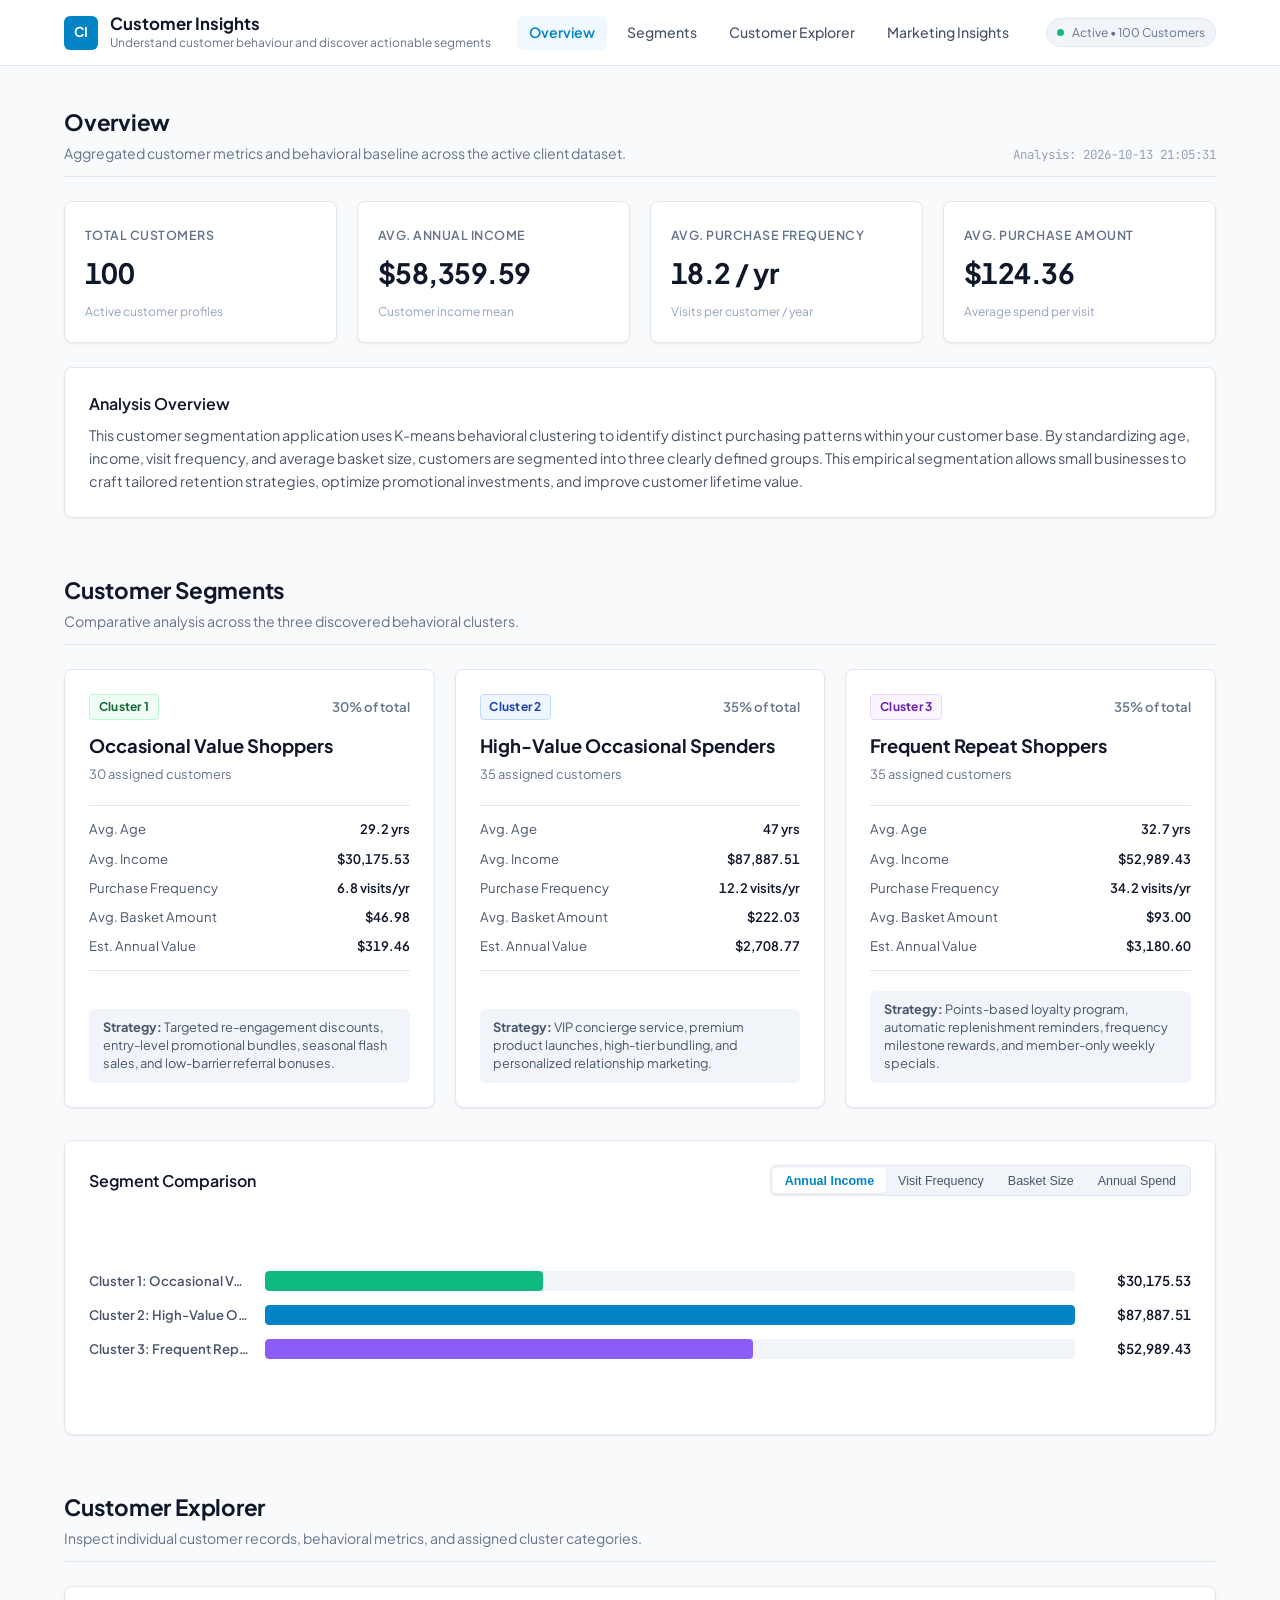
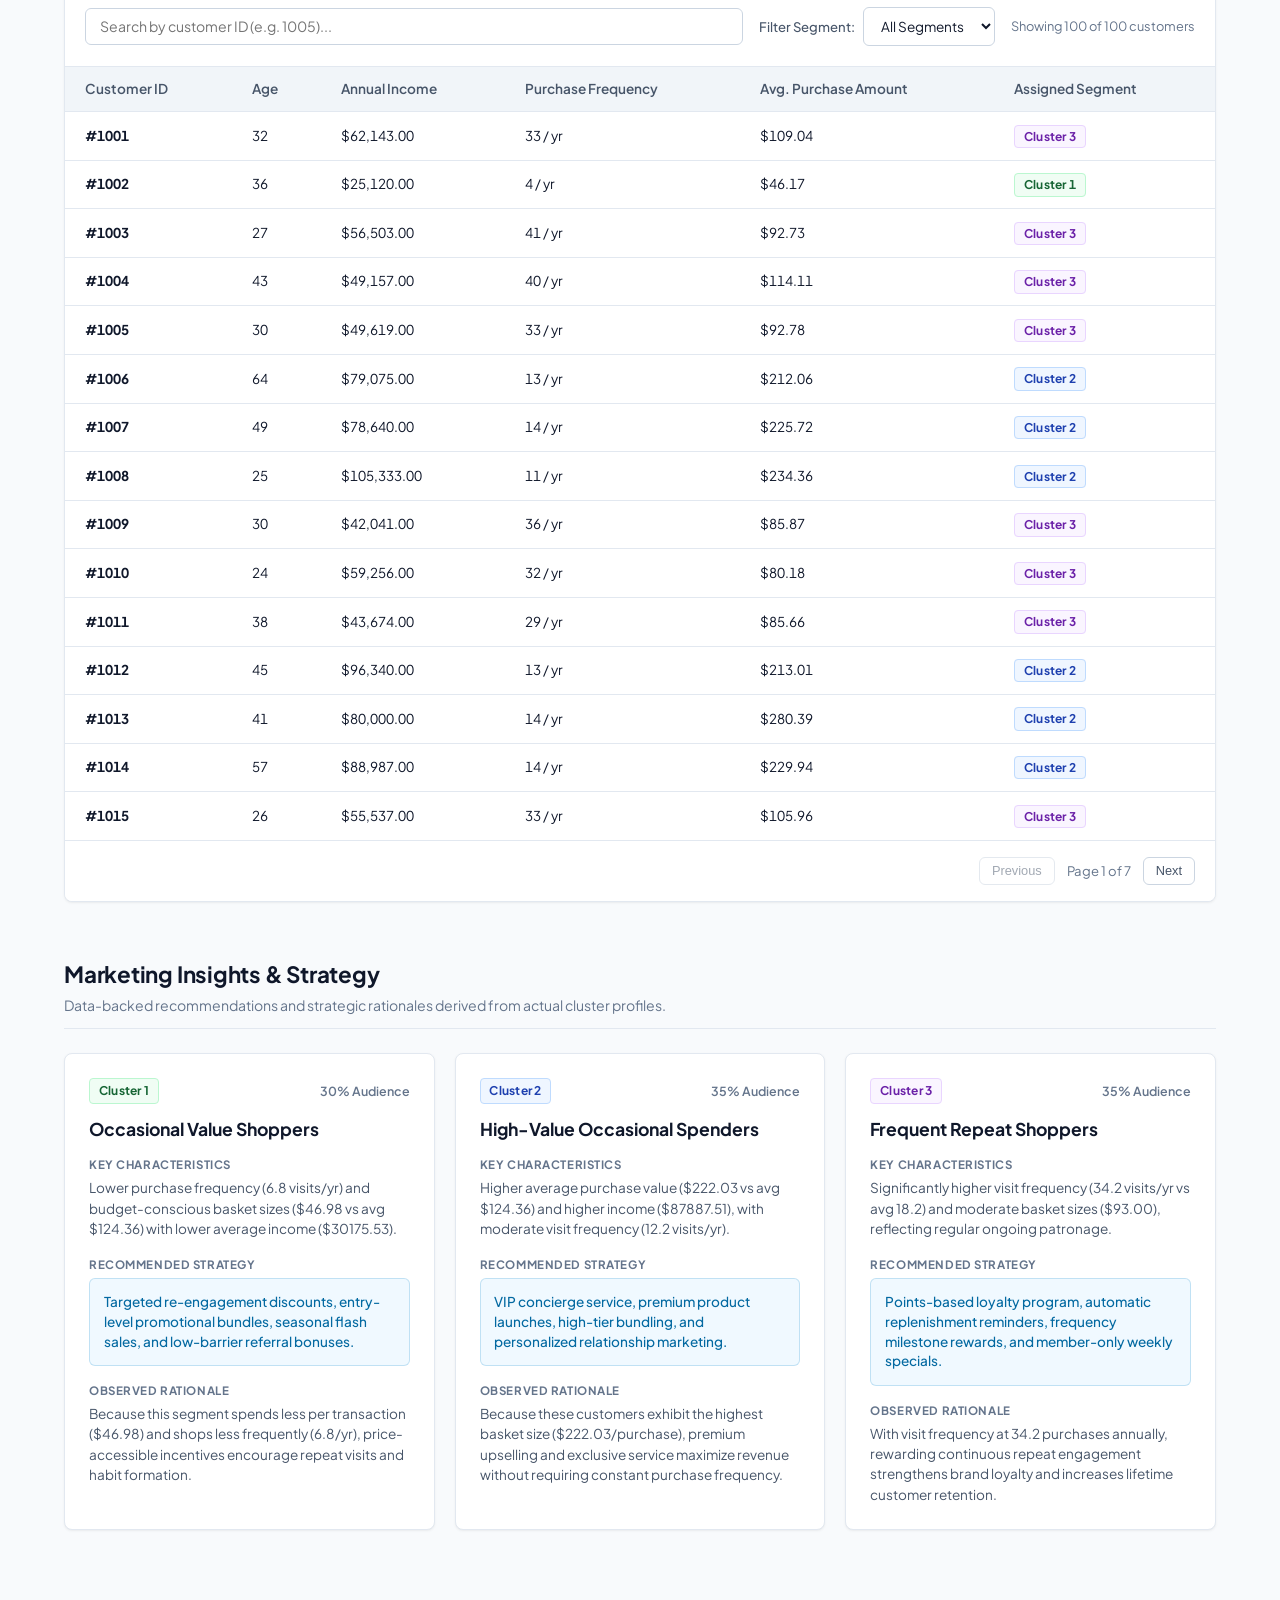
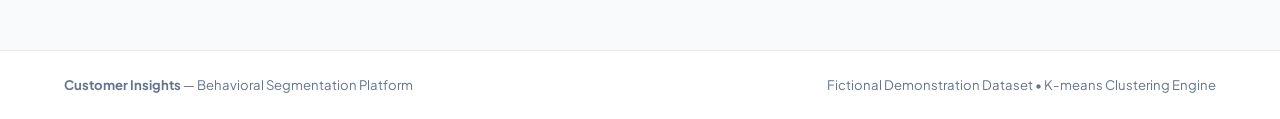
<file: index.html>
<!DOCTYPE html>
<html lang="en">
<head>
  <meta charset="UTF-8">
  <meta http-equiv="refresh" content="0; url=web/">
  <title>Customer Insights</title>
  <script>
    window.location.href = "web/";
  </script>
</head>
<body style="font-family: system-ui, sans-serif; text-align: center; padding: 3rem; background: #f8fafc; color: #475569;">
  <p>Redirecting to <a href="web/" style="color: #0284c7; font-weight: 600;">Customer Insights Dashboard</a>...</p>
</body>
</html>
</file>
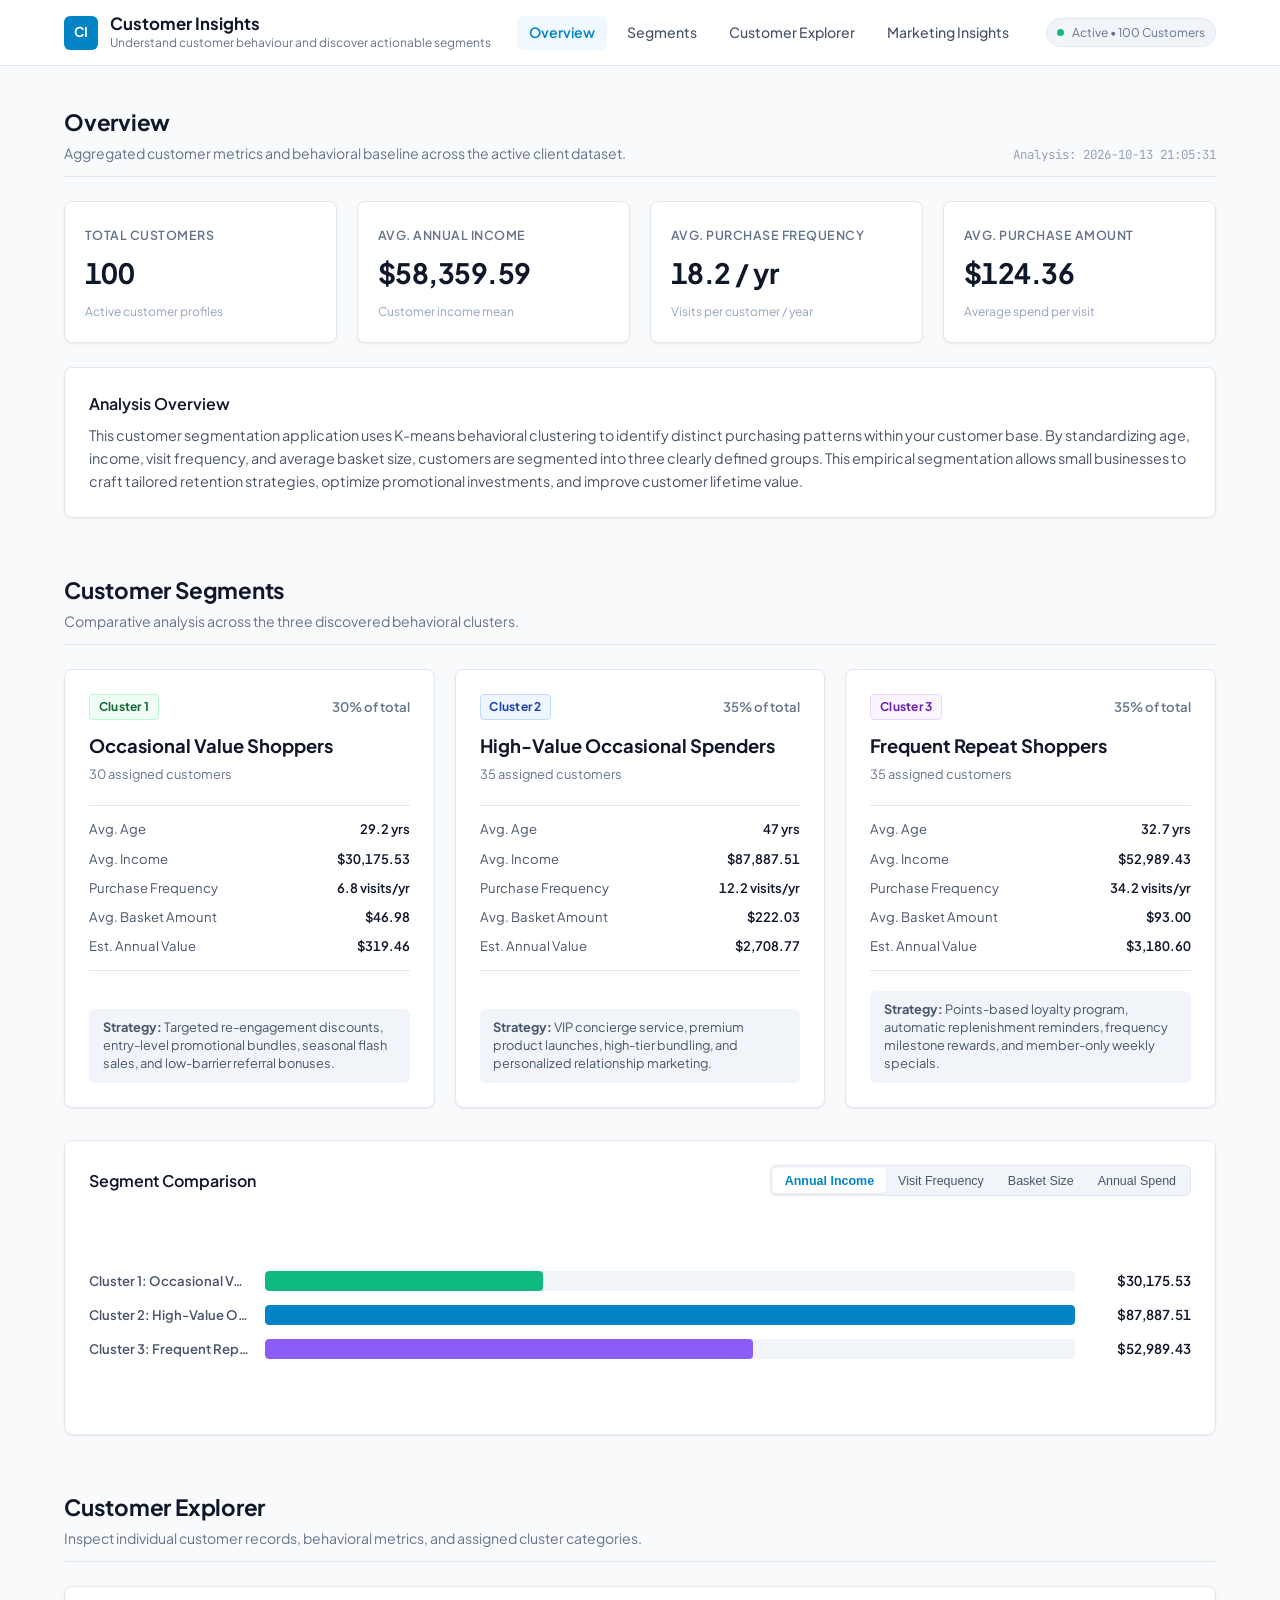
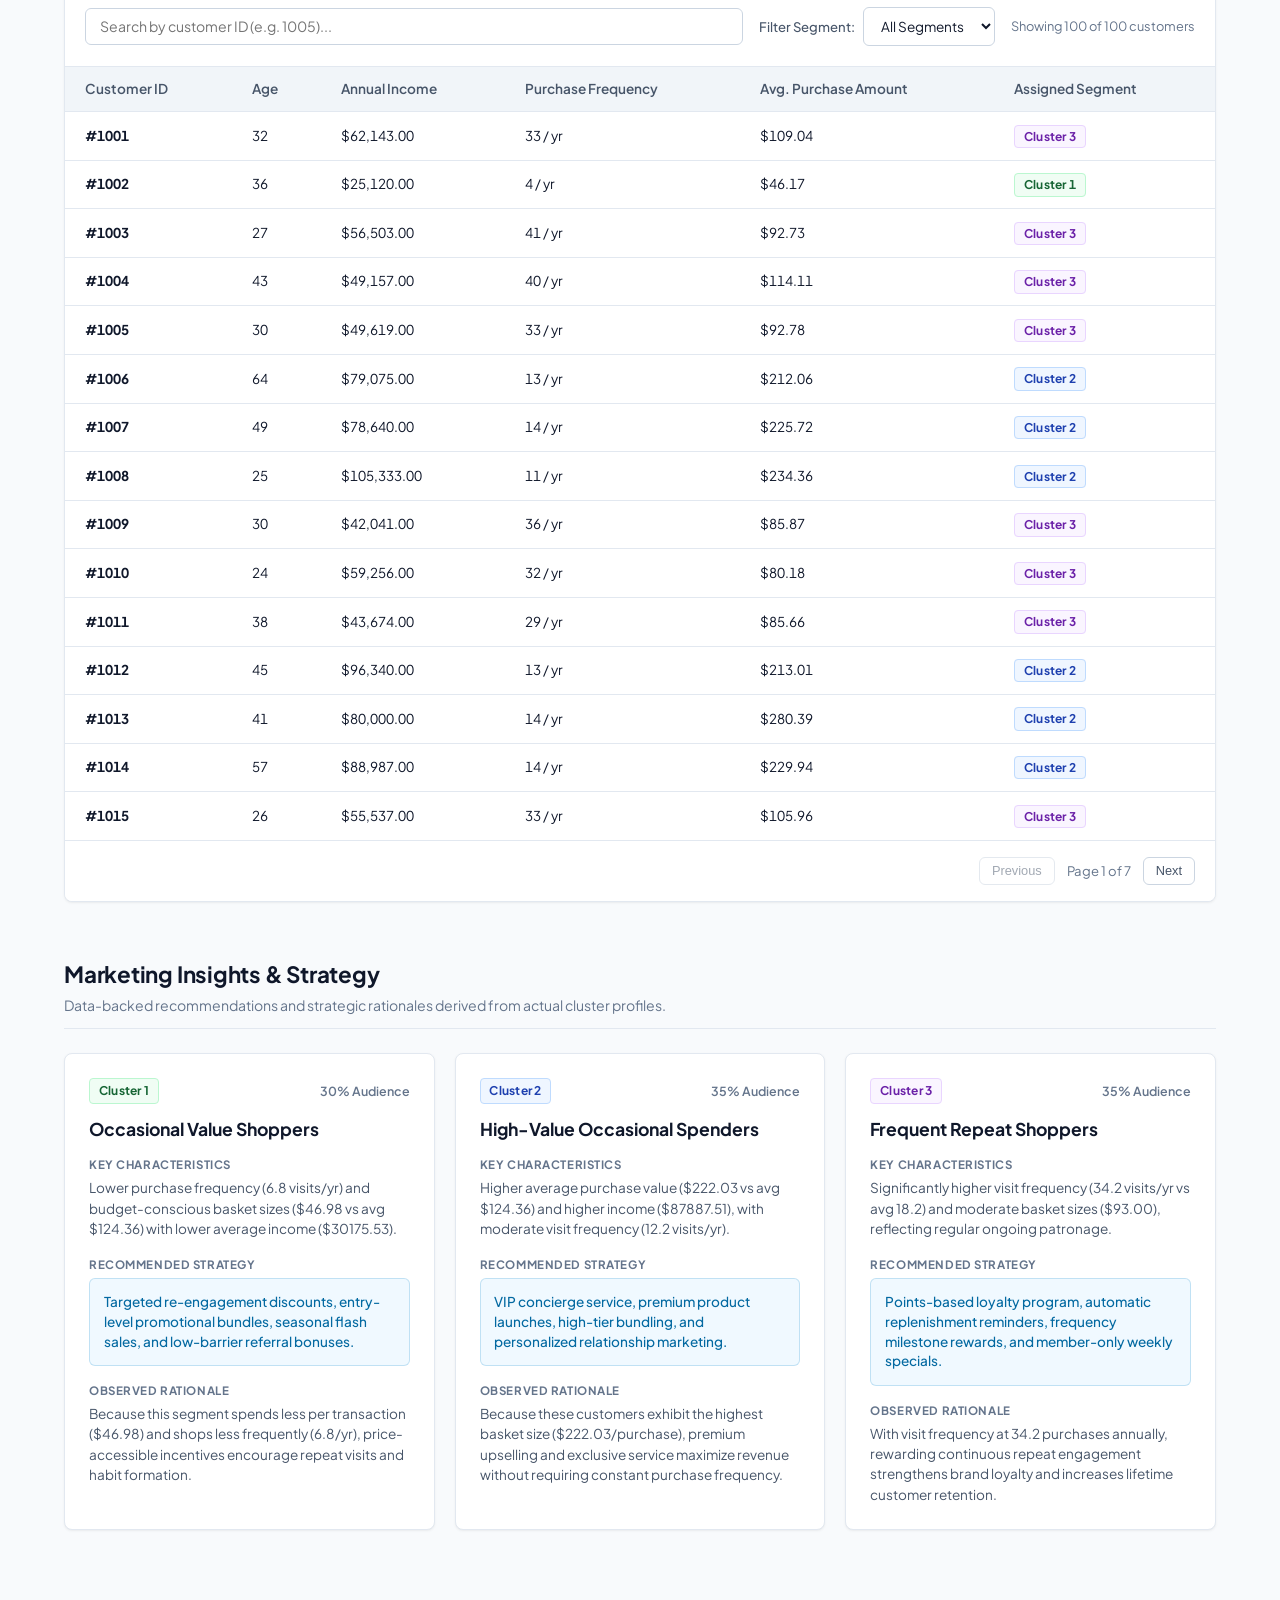
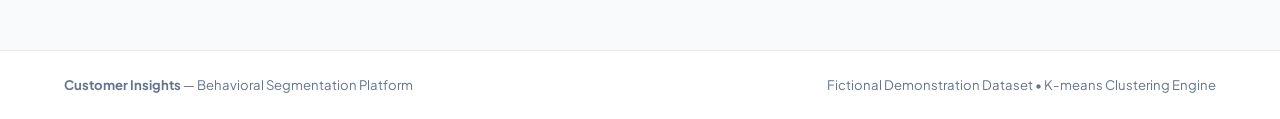
<file: web/index.html>
<!DOCTYPE html>
<html lang="en">
<head>
  <meta charset="UTF-8">
  <meta name="viewport" content="width=device-width, initial-scale=1.0">
  <meta name="description" content="Customer Insights - Behavioral customer segmentation and marketing analytics for small businesses.">
  <title>Customer Insights | Behavioral Segmentation</title>
  
  <!-- Clean, readable modern typography -->
  <link rel="preconnect" href="https://fonts.googleapis.com">
  <link rel="preconnect" href="https://fonts.gstatic.com" crossorigin>
  <link href="https://fonts.googleapis.com/css2?family=Plus+Jakarta+Sans:wght@400;500;600;700&family=JetBrains+Mono:wght@400;500&display=swap" rel="stylesheet">
  
  <link rel="stylesheet" href="style.css">
</head>
<body>
  <!-- Clean Minimal Header -->
  <header class="app-header">
    <div class="header-container">
      <div class="brand">
        <div class="brand-mark">CI</div>
        <div class="brand-text">
          <span class="brand-name">Customer Insights</span>
          <span class="brand-desc">Understand customer behaviour and discover actionable segments</span>
        </div>
      </div>
      <nav class="nav-links">
        <a href="#overview" class="nav-link active">Overview</a>
        <a href="#segments" class="nav-link">Segments</a>
        <a href="#explorer" class="nav-link">Customer Explorer</a>
        <a href="#insights" class="nav-link">Marketing Insights</a>
      </nav>
      <div class="header-status">
        <span class="status-dot"></span>
        <span class="status-label" id="data-status-label">Loading data...</span>
      </div>
    </div>
  </header>

  <main class="main-content">
    <div class="content-container">

      <!-- Notice Alert (Visible only if fetch fails) -->
      <div class="alert-box" id="error-alert" style="display: none;">
        <div class="alert-icon">i</div>
        <div class="alert-content">
          <h4 id="alert-title">Data Notice</h4>
          <p id="alert-message">
            Unable to fetch live outputs. Please ensure analysis has been generated by running <code>Rscript R/main.R</code> or serve this directory using a local web server (e.g., <code>python -m http.server 8080</code>).
          </p>
        </div>
      </div>

      <!-- Section 1: Overview -->
      <section class="section" id="overview">
        <div class="section-header">
          <div>
            <h2 class="section-title">Overview</h2>
            <p class="section-subtitle">Aggregated customer metrics and behavioral baseline across the active client dataset.</p>
          </div>
          <div class="header-timestamp" id="last-updated-text">Generated via K-means Clustering</div>
        </div>

        <div class="stats-grid">
          <div class="stat-card">
            <span class="stat-label">Total Customers</span>
            <div class="stat-value" id="stat-total-customers">-</div>
            <span class="stat-foot">Active customer profiles</span>
          </div>
          <div class="stat-card">
            <span class="stat-label">Avg. Annual Income</span>
            <div class="stat-value" id="stat-avg-income">-</div>
            <span class="stat-foot">Customer income mean</span>
          </div>
          <div class="stat-card">
            <span class="stat-label">Avg. Purchase Frequency</span>
            <div class="stat-value" id="stat-avg-freq">-</div>
            <span class="stat-foot">Visits per customer / year</span>
          </div>
          <div class="stat-card">
            <span class="stat-label">Avg. Purchase Amount</span>
            <div class="stat-value" id="stat-avg-amount">-</div>
            <span class="stat-foot">Average spend per visit</span>
          </div>
        </div>

        <div class="overview-summary-card">
          <h3 class="card-heading">Analysis Overview</h3>
          <p class="overview-text">
            This customer segmentation application uses K-means behavioral clustering to identify distinct purchasing patterns within your customer base. By standardizing age, income, visit frequency, and average basket size, customers are segmented into three clearly defined groups. This empirical segmentation allows small businesses to craft tailored retention strategies, optimize promotional investments, and improve customer lifetime value.
          </p>
        </div>
      </section>

      <!-- Section 2: Customer Segments -->
      <section class="section" id="segments">
        <div class="section-header">
          <div>
            <h2 class="section-title">Customer Segments</h2>
            <p class="section-subtitle">Comparative analysis across the three discovered behavioral clusters.</p>
          </div>
        </div>

        <div class="segments-grid" id="segments-cards-container">
          <!-- Populated dynamically by script.js -->
        </div>

        <!-- Comparative Charts -->
        <div class="chart-panel">
          <div class="panel-header">
            <h3 class="panel-title">Segment Comparison</h3>
            <div class="chart-toggle-group">
              <button type="button" class="btn-toggle active" data-metric="avg_annual_income">Annual Income</button>
              <button type="button" class="btn-toggle" data-metric="avg_purchase_frequency">Visit Frequency</button>
              <button type="button" class="btn-toggle" data-metric="avg_purchase_amount">Basket Size</button>
              <button type="button" class="btn-toggle" data-metric="est_annual_spend_per_customer">Annual Spend</button>
            </div>
          </div>
          <div class="chart-canvas-container" id="chart-bars-container">
            <!-- Dynamic clean SVG bar comparison rendered by script.js -->
          </div>
        </div>
      </section>

      <!-- Section 3: Customer Explorer -->
      <section class="section" id="explorer">
        <div class="section-header">
          <div>
            <h2 class="section-title">Customer Explorer</h2>
            <p class="section-subtitle">Inspect individual customer records, behavioral metrics, and assigned cluster categories.</p>
          </div>
        </div>

        <div class="table-card">
          <div class="table-toolbar">
            <div class="search-input-wrapper">
              <input type="text" id="customer-search-input" class="search-input" placeholder="Search by customer ID (e.g. 1005)...">
            </div>
            <div class="filter-wrapper">
              <label for="cluster-filter-select" class="filter-label">Filter Segment:</label>
              <select id="cluster-filter-select" class="filter-select">
                <option value="all">All Segments</option>
                <option value="1">Cluster 1</option>
                <option value="2">Cluster 2</option>
                <option value="3">Cluster 3</option>
              </select>
            </div>
            <div class="table-count" id="table-record-count">Showing 100 customers</div>
          </div>

          <div class="table-responsive">
            <table class="data-table" id="customers-table">
              <thead>
                <tr>
                  <th>Customer ID</th>
                  <th>Age</th>
                  <th>Annual Income</th>
                  <th>Purchase Frequency</th>
                  <th>Avg. Purchase Amount</th>
                  <th>Assigned Segment</th>
                </tr>
              </thead>
              <tbody id="customers-table-body">
                <!-- Dynamically populated -->
              </tbody>
            </table>
          </div>

          <div class="table-pagination" id="table-pagination">
            <button type="button" class="btn-page" id="btn-prev-page" disabled>Previous</button>
            <span class="page-indicator" id="page-indicator">Page 1 of 5</span>
            <button type="button" class="btn-page" id="btn-next-page">Next</button>
          </div>
        </div>
      </section>

      <!-- Section 4: Marketing Insights -->
      <section class="section" id="insights">
        <div class="section-header">
          <div>
            <h2 class="section-title">Marketing Insights &amp; Strategy</h2>
            <p class="section-subtitle">Data-backed recommendations and strategic rationales derived from actual cluster profiles.</p>
          </div>
        </div>

        <div class="insights-grid" id="insights-container">
          <!-- Dynamically populated by script.js -->
        </div>
      </section>

    </div>
  </main>

  <footer class="app-footer">
    <div class="footer-container">
      <div class="footer-left">
        <strong>Customer Insights</strong> &mdash; Behavioral Segmentation Platform
      </div>
      <div class="footer-right">
        <span>Fictional Demonstration Dataset &bull; K-means Clustering Engine</span>
      </div>
    </div>
  </footer>

  <script src="script.js"></script>
</body>
</html>
</file>
<file: web/style.css>
/* ==============================================================================
   web/style.css - Customer Insights
   Minimal Light Design System • Clean, Calm, Data-Focused
   Zero-Dark-Theme • Generous Whitespace • Clean Typography
   ============================================================================== */

:root {
  /* Clean Light Color Palette */
  --bg-body: #f8fafc;
  --bg-surface: #ffffff;
  --bg-subtle: #f1f5f9;
  --bg-accent-blue: #f0f9ff;
  --bg-accent-teal: #f0fdfa;
  --bg-accent-amber: #fffbeb;
  
  --border-light: #e2e8f0;
  --border-medium: #cbd5e1;
  --border-focus: #0284c7;

  /* Typography */
  --text-primary: #0f172a;
  --text-secondary: #475569;
  --text-muted: #64748b;
  --text-dim: #94a3b8;

  /* Data Highlights */
  --primary-blue: #0284c7;
  --primary-blue-hover: #0369a1;
  --teal-accent: #0d9488;
  --amber-accent: #d97706;
  --purple-accent: #7c3aed;

  /* Cluster Badge Tones (Gentle, Muted, Accessible) */
  --cluster-1-bg: #f0fdf4;
  --cluster-1-border: #bbf7d0;
  --cluster-1-text: #166534;

  --cluster-2-bg: #eff6ff;
  --cluster-2-border: #bfdbfe;
  --cluster-2-text: #1e40af;

  --cluster-3-bg: #faf5ff;
  --cluster-3-border: #e9d5ff;
  --cluster-3-text: #6b21a8;

  /* Fonts */
  --font-sans: 'Plus Jakarta Sans', -apple-system, BlinkMacSystemFont, 'Segoe UI', Roboto, Helvetica, Arial, sans-serif;
  --font-mono: 'JetBrains Mono', monospace;

  /* Shadows */
  --shadow-sm: 0 1px 2px 0 rgba(0, 0, 0, 0.05);
  --shadow-card: 0 1px 3px 0 rgba(0, 0, 0, 0.05), 0 1px 2px -1px rgba(0, 0, 0, 0.05);

  /* Transitions */
  --transition: all 0.15s ease-in-out;
}

/* Reset & Basics */
*, *::before, *::after {
  box-sizing: border-box;
  margin: 0;
  padding: 0;
}

html {
  font-size: 16px;
  scroll-behavior: smooth;
}

body {
  font-family: var(--font-sans);
  background-color: var(--bg-body);
  color: var(--text-primary);
  line-height: 1.5;
  min-height: 100vh;
  display: flex;
  flex-direction: column;
}

/* Header */
.app-header {
  background-color: var(--bg-surface);
  border-bottom: 1px solid var(--border-light);
  position: sticky;
  top: 0;
  z-index: 50;
}

.header-container {
  max-width: 1200px;
  margin: 0 auto;
  padding: 0.85rem 1.5rem;
  display: flex;
  align-items: center;
  justify-content: space-between;
  gap: 1.5rem;
}

.brand {
  display: flex;
  align-items: center;
  gap: 0.75rem;
}

.brand-mark {
  width: 34px;
  height: 34px;
  background-color: var(--primary-blue);
  color: #ffffff;
  font-weight: 700;
  font-size: 0.85rem;
  display: flex;
  align-items: center;
  justify-content: center;
  border-radius: 6px;
  letter-spacing: -0.02em;
}

.brand-text {
  display: flex;
  flex-direction: column;
}

.brand-name {
  font-weight: 700;
  font-size: 1.05rem;
  color: var(--text-primary);
  line-height: 1.2;
}

.brand-desc {
  font-size: 0.75rem;
  color: var(--text-muted);
}

.nav-links {
  display: flex;
  align-items: center;
  gap: 0.5rem;
}

.nav-link {
  text-decoration: none;
  color: var(--text-secondary);
  font-size: 0.88rem;
  font-weight: 500;
  padding: 0.4rem 0.75rem;
  border-radius: 6px;
  transition: var(--transition);
}

.nav-link:hover {
  color: var(--text-primary);
  background-color: var(--bg-subtle);
}

.nav-link.active {
  color: var(--primary-blue);
  background-color: var(--bg-accent-blue);
  font-weight: 600;
}

.header-status {
  display: flex;
  align-items: center;
  gap: 0.45rem;
  font-size: 0.75rem;
  color: var(--text-muted);
  background-color: var(--bg-subtle);
  padding: 0.3rem 0.65rem;
  border-radius: 20px;
  border: 1px solid var(--border-light);
}

.status-dot {
  width: 7px;
  height: 7px;
  background-color: #10b981;
  border-radius: 50%;
}

/* Layout */
.main-content {
  flex: 1;
  padding: 2.5rem 0 4rem;
}

.content-container {
  max-width: 1200px;
  margin: 0 auto;
  padding: 0 1.5rem;
}

/* Section Common */
.section {
  margin-bottom: 3.5rem;
}

.section-header {
  display: flex;
  justify-content: space-between;
  align-items: flex-end;
  margin-bottom: 1.5rem;
  padding-bottom: 0.75rem;
  border-bottom: 1px solid var(--border-light);
}

.section-title {
  font-size: 1.4rem;
  font-weight: 700;
  color: var(--text-primary);
  letter-spacing: -0.01em;
}

.section-subtitle {
  font-size: 0.88rem;
  color: var(--text-muted);
  margin-top: 0.2rem;
}

.header-timestamp {
  font-size: 0.78rem;
  color: var(--text-dim);
  font-family: var(--font-mono);
}

/* Alert Box */
.alert-box {
  display: flex;
  gap: 0.85rem;
  background-color: #fffbeb;
  border: 1px solid #fde68a;
  border-radius: 8px;
  padding: 1rem 1.25rem;
  margin-bottom: 2rem;
}

.alert-icon {
  width: 22px;
  height: 22px;
  background-color: #f59e0b;
  color: white;
  border-radius: 50%;
  display: flex;
  align-items: center;
  justify-content: center;
  font-weight: 700;
  font-size: 0.8rem;
  flex-shrink: 0;
}

.alert-content h4 {
  font-size: 0.9rem;
  font-weight: 600;
  color: #92400e;
  margin-bottom: 0.2rem;
}

.alert-content p {
  font-size: 0.82rem;
  color: #78350f;
  line-height: 1.4;
}

.alert-content code {
  background-color: #fef3c7;
  padding: 0.15rem 0.35rem;
  border-radius: 4px;
  font-family: var(--font-mono);
  font-size: 0.78rem;
}

/* Stats Grid (Overview) */
.stats-grid {
  display: grid;
  grid-template-columns: repeat(4, 1fr);
  gap: 1.25rem;
  margin-bottom: 1.5rem;
}

.stat-card {
  background-color: var(--bg-surface);
  border: 1px solid var(--border-light);
  border-radius: 8px;
  padding: 1.25rem;
  box-shadow: var(--shadow-card);
}

.stat-label {
  font-size: 0.78rem;
  font-weight: 600;
  color: var(--text-muted);
  text-transform: uppercase;
  letter-spacing: 0.04em;
}

.stat-value {
  font-size: 1.75rem;
  font-weight: 700;
  color: var(--text-primary);
  margin: 0.35rem 0 0.25rem;
  letter-spacing: -0.02em;
  font-feature-settings: "tnum";
}

.stat-foot {
  font-size: 0.75rem;
  color: var(--text-dim);
}

.overview-summary-card {
  background-color: var(--bg-surface);
  border: 1px solid var(--border-light);
  border-radius: 8px;
  padding: 1.5rem;
  box-shadow: var(--shadow-card);
}

.card-heading {
  font-size: 1rem;
  font-weight: 600;
  color: var(--text-primary);
  margin-bottom: 0.5rem;
}

.overview-text {
  font-size: 0.9rem;
  color: var(--text-secondary);
  line-height: 1.6;
}

/* Customer Segments Grid */
.segments-grid {
  display: grid;
  grid-template-columns: repeat(3, 1fr);
  gap: 1.25rem;
  margin-bottom: 2rem;
}

.segment-card {
  background-color: var(--bg-surface);
  border: 1px solid var(--border-light);
  border-radius: 8px;
  padding: 1.5rem;
  box-shadow: var(--shadow-card);
  display: flex;
  flex-direction: column;
}

.segment-header {
  display: flex;
  justify-content: space-between;
  align-items: center;
  margin-bottom: 0.75rem;
}

.cluster-badge {
  font-size: 0.75rem;
  font-weight: 700;
  padding: 0.2rem 0.55rem;
  border-radius: 4px;
  letter-spacing: 0.02em;
}

.cluster-badge.c1 { background: var(--cluster-1-bg); border: 1px solid var(--cluster-1-border); color: var(--cluster-1-text); }
.cluster-badge.c2 { background: var(--cluster-2-bg); border: 1px solid var(--cluster-2-border); color: var(--cluster-2-text); }
.cluster-badge.c3 { background: var(--cluster-3-bg); border: 1px solid var(--cluster-3-border); color: var(--cluster-3-text); }

.segment-pct {
  font-size: 0.82rem;
  font-weight: 600;
  color: var(--text-muted);
}

.segment-name {
  font-size: 1.15rem;
  font-weight: 700;
  color: var(--text-primary);
  margin-bottom: 0.35rem;
}

.segment-population {
  font-size: 0.8rem;
  color: var(--text-muted);
  margin-bottom: 1.25rem;
}

.segment-metrics {
  display: flex;
  flex-direction: column;
  gap: 0.6rem;
  margin-bottom: 1.25rem;
  padding: 0.85rem 0;
  border-top: 1px solid var(--border-light);
  border-bottom: 1px solid var(--border-light);
}

.metric-row {
  display: flex;
  justify-content: space-between;
  align-items: center;
  font-size: 0.82rem;
}

.metric-label {
  color: var(--text-secondary);
}

.metric-val {
  font-weight: 600;
  color: var(--text-primary);
  font-feature-settings: "tnum";
}

.segment-strategy-preview {
  margin-top: auto;
  font-size: 0.8rem;
  color: var(--text-secondary);
  background-color: var(--bg-subtle);
  padding: 0.65rem 0.85rem;
  border-radius: 6px;
  line-height: 1.4;
}

/* Segment Comparison Chart Panel */
.chart-panel {
  background-color: var(--bg-surface);
  border: 1px solid var(--border-light);
  border-radius: 8px;
  padding: 1.5rem;
  box-shadow: var(--shadow-card);
}

.panel-header {
  display: flex;
  justify-content: space-between;
  align-items: center;
  margin-bottom: 1.5rem;
  flex-wrap: wrap;
  gap: 1rem;
}

.panel-title {
  font-size: 1rem;
  font-weight: 600;
  color: var(--text-primary);
}

.chart-toggle-group {
  display: flex;
  background-color: var(--bg-subtle);
  border-radius: 6px;
  padding: 2px;
  border: 1px solid var(--border-light);
}

.btn-toggle {
  background: none;
  border: none;
  padding: 0.35rem 0.75rem;
  font-size: 0.78rem;
  font-weight: 500;
  color: var(--text-secondary);
  border-radius: 4px;
  cursor: pointer;
  transition: var(--transition);
}

.btn-toggle:hover {
  color: var(--text-primary);
}

.btn-toggle.active {
  background-color: var(--bg-surface);
  color: var(--primary-blue);
  font-weight: 600;
  box-shadow: var(--shadow-sm);
}

.chart-canvas-container {
  min-height: 190px;
  display: flex;
  flex-direction: column;
  justify-content: center;
}

/* Horizontal Clean SVG Comparison Bars */
.bar-row {
  display: grid;
  grid-template-columns: 160px 1fr 100px;
  align-items: center;
  gap: 1rem;
  margin-bottom: 0.85rem;
}

.bar-row:last-child {
  margin-bottom: 0;
}

.bar-label {
  font-size: 0.82rem;
  font-weight: 600;
  color: var(--text-secondary);
  white-space: nowrap;
  overflow: hidden;
  text-overflow: ellipsis;
}

.bar-track {
  width: 100%;
  height: 20px;
  background-color: var(--bg-subtle);
  border-radius: 4px;
  overflow: hidden;
}

.bar-fill {
  height: 100%;
  border-radius: 4px;
  transition: width 0.4s ease;
}

.bar-fill.c1 { background-color: #10b981; }
.bar-fill.c2 { background-color: #0284c7; }
.bar-fill.c3 { background-color: #8b5cf6; }

.bar-val-text {
  font-size: 0.85rem;
  font-weight: 600;
  color: var(--text-primary);
  text-align: right;
  font-feature-settings: "tnum";
}

/* Customer Explorer Table */
.table-card {
  background-color: var(--bg-surface);
  border: 1px solid var(--border-light);
  border-radius: 8px;
  box-shadow: var(--shadow-card);
  overflow: hidden;
}

.table-toolbar {
  padding: 1.25rem;
  border-bottom: 1px solid var(--border-light);
  display: flex;
  align-items: center;
  justify-content: space-between;
  gap: 1rem;
  flex-wrap: wrap;
}

.search-input-wrapper {
  flex: 1;
  min-width: 260px;
}

.search-input {
  width: 100%;
  padding: 0.55rem 0.85rem;
  font-size: 0.88rem;
  font-family: var(--font-sans);
  border: 1px solid var(--border-medium);
  border-radius: 6px;
  background-color: var(--bg-surface);
  color: var(--text-primary);
  outline: none;
  transition: var(--transition);
}

.search-input:focus {
  border-color: var(--border-focus);
  box-shadow: 0 0 0 3px rgba(2, 132, 199, 0.12);
}

.filter-wrapper {
  display: flex;
  align-items: center;
  gap: 0.5rem;
}

.filter-label {
  font-size: 0.82rem;
  color: var(--text-secondary);
  font-weight: 500;
}

.filter-select {
  padding: 0.55rem 0.85rem;
  font-size: 0.85rem;
  font-family: var(--font-sans);
  border: 1px solid var(--border-medium);
  border-radius: 6px;
  background-color: var(--bg-surface);
  color: var(--text-primary);
  outline: none;
  cursor: pointer;
}

.filter-select:focus {
  border-color: var(--border-focus);
}

.table-count {
  font-size: 0.8rem;
  color: var(--text-muted);
}

.table-responsive {
  width: 100%;
  overflow-x: auto;
}

.data-table {
  width: 100%;
  border-collapse: collapse;
  text-align: left;
  font-size: 0.85rem;
}

.data-table th {
  background-color: var(--bg-subtle);
  padding: 0.75rem 1.25rem;
  font-weight: 600;
  color: var(--text-secondary);
  border-bottom: 1px solid var(--border-light);
  white-space: nowrap;
}

.data-table td {
  padding: 0.85rem 1.25rem;
  border-bottom: 1px solid var(--border-light);
  color: var(--text-primary);
  white-space: nowrap;
  font-feature-settings: "tnum";
}

.data-table tr:last-child td {
  border-bottom: none;
}

.data-table tbody tr:hover {
  background-color: var(--bg-subtle);
}

.table-pagination {
  padding: 1rem 1.25rem;
  display: flex;
  align-items: center;
  justify-content: flex-end;
  gap: 0.75rem;
  border-top: 1px solid var(--border-light);
  background-color: var(--bg-surface);
}

.page-indicator {
  font-size: 0.82rem;
  color: var(--text-muted);
}

.btn-page {
  padding: 0.35rem 0.75rem;
  font-size: 0.8rem;
  font-weight: 500;
  background-color: var(--bg-surface);
  border: 1px solid var(--border-medium);
  border-radius: 6px;
  color: var(--text-secondary);
  cursor: pointer;
  transition: var(--transition);
}

.btn-page:hover:not(:disabled) {
  background-color: var(--bg-subtle);
  color: var(--text-primary);
}

.btn-page:disabled {
  opacity: 0.5;
  cursor: not-allowed;
}

/* Marketing Insights Grid */
.insights-grid {
  display: grid;
  grid-template-columns: repeat(3, 1fr);
  gap: 1.25rem;
}

.insight-card {
  background-color: var(--bg-surface);
  border: 1px solid var(--border-light);
  border-radius: 8px;
  padding: 1.5rem;
  box-shadow: var(--shadow-card);
  display: flex;
  flex-direction: column;
}

.insight-header {
  display: flex;
  justify-content: space-between;
  align-items: center;
  margin-bottom: 0.75rem;
}

.insight-title {
  font-size: 1.1rem;
  font-weight: 700;
  color: var(--text-primary);
  margin-bottom: 0.85rem;
}

.insight-section {
  margin-bottom: 1rem;
}

.insight-section:last-child {
  margin-bottom: 0;
}

.insight-label {
  font-size: 0.72rem;
  font-weight: 700;
  text-transform: uppercase;
  letter-spacing: 0.05em;
  color: var(--text-muted);
  margin-bottom: 0.3rem;
}

.insight-text {
  font-size: 0.85rem;
  color: var(--text-secondary);
  line-height: 1.5;
}

.strategy-box {
  background-color: var(--bg-accent-blue);
  border: 1px solid rgba(2, 132, 199, 0.2);
  border-radius: 6px;
  padding: 0.85rem;
  font-size: 0.85rem;
  color: #0369a1;
  font-weight: 500;
  line-height: 1.45;
}

/* Footer */
.app-footer {
  background-color: var(--bg-surface);
  border-top: 1px solid var(--border-light);
  padding: 1.5rem 0;
  margin-top: auto;
  font-size: 0.82rem;
  color: var(--text-muted);
}

.footer-container {
  max-width: 1200px;
  margin: 0 auto;
  padding: 0 1.5rem;
  display: flex;
  justify-content: space-between;
  align-items: center;
  flex-wrap: wrap;
  gap: 1rem;
}

/* Responsive */
@media (max-width: 992px) {
  .stats-grid {
    grid-template-columns: repeat(2, 1fr);
  }
  .segments-grid {
    grid-template-columns: 1fr;
  }
  .insights-grid {
    grid-template-columns: 1fr;
  }
}

@media (max-width: 768px) {
  .header-container {
    flex-direction: column;
    align-items: flex-start;
  }
  .nav-links {
    width: 100%;
    overflow-x: auto;
    padding-bottom: 0.25rem;
  }
  .stats-grid {
    grid-template-columns: 1fr;
  }
  .bar-row {
    grid-template-columns: 110px 1fr 80px;
  }
  .table-toolbar {
    flex-direction: column;
    align-items: stretch;
  }
  .footer-container {
    flex-direction: column;
    text-align: center;
  }
}
</file>
